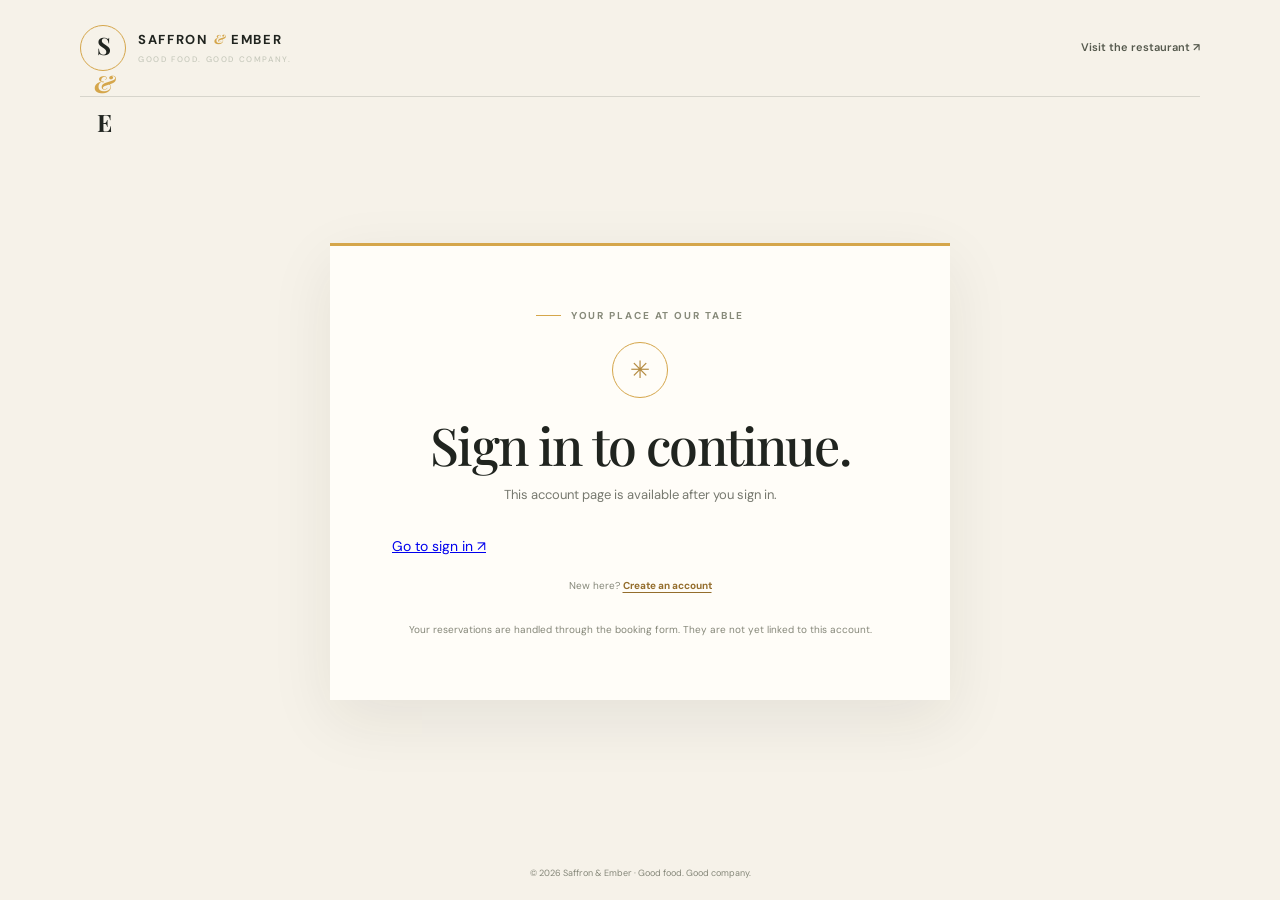
<file: account.html>
<!DOCTYPE html>
<html lang="en">
<head>
  <meta charset="UTF-8" />
  <meta name="viewport" content="width=device-width, initial-scale=1.0" />
  <meta name="description" content="Your Saffron & Ember account." />
  <meta name="theme-color" content="#343b2c" />
  <title>My account | Saffron & Ember</title>
  <link rel="preconnect" href="https://fonts.googleapis.com" />
  <link rel="preconnect" href="https://fonts.gstatic.com" crossorigin />
  <link href="https://fonts.googleapis.com/css2?family=DM+Sans:wght@400;500;600;700&family=Playfair+Display:wght@500;600;700&display=swap" rel="stylesheet" />
  <link rel="stylesheet" href="auth.css" />
  <script src="auth-client.js" defer></script>
  <script src="account.js" defer></script>
</head>
<body class="account-page">
  <header class="account-header">
    <a class="brand" href="index.html" aria-label="Saffron and Ember home">
      <span class="brand-mark">S<span>&amp;</span>E</span>
      <span class="brand-name">SAFFRON <i>&amp;</i> EMBER<small>GOOD FOOD. GOOD COMPANY.</small></span>
    </a>
    <a class="account-home-link" href="index.html">Visit the restaurant ↗</a>
  </header>

  <main class="account-main">
    <section class="account-card" aria-labelledby="accountTitle">
      <p class="eyebrow"><span></span> YOUR PLACE AT OUR TABLE</p>
      <div class="account-mark" aria-hidden="true">✳</div>
      <div id="accountLoading" class="account-status" role="status" aria-live="polite">Checking your sign-in…</div>

      <div id="accountContent" hidden>
        <h1 id="accountTitle">Welcome back.</h1>
        <p class="account-intro">Your Saffron &amp; Ember account is ready.</p>
        <div class="account-detail">
          <span class="detail-label">SIGNED IN AS</span>
          <strong id="accountEmail"></strong>
        </div>
        <div class="account-actions">
          <a class="button button-dark" href="index.html#booking">Book a table <span>↗</span></a>
          <button class="button account-signout" id="accountSignOut" type="button">Sign out</button>
        </div>
      </div>

      <div id="accountSignedOut" hidden>
        <h1 id="accountTitleSignedOut">Sign in to continue.</h1>
        <p class="account-intro">This account page is available after you sign in.</p>
        <a class="button button-dark" href="login.html">Go to sign in <span>↗</span></a>
        <p class="auth-switch account-create">New here? <a href="signup.html">Create an account</a></p>
      </div>
      <p class="account-footnote">Your reservations are handled through the booking form. They are not yet linked to this account.</p>
    </section>
  </main>
  <footer class="account-footer">© <span id="year"></span> Saffron &amp; Ember · Good food. Good company.</footer>
</body>
</html>
</file>
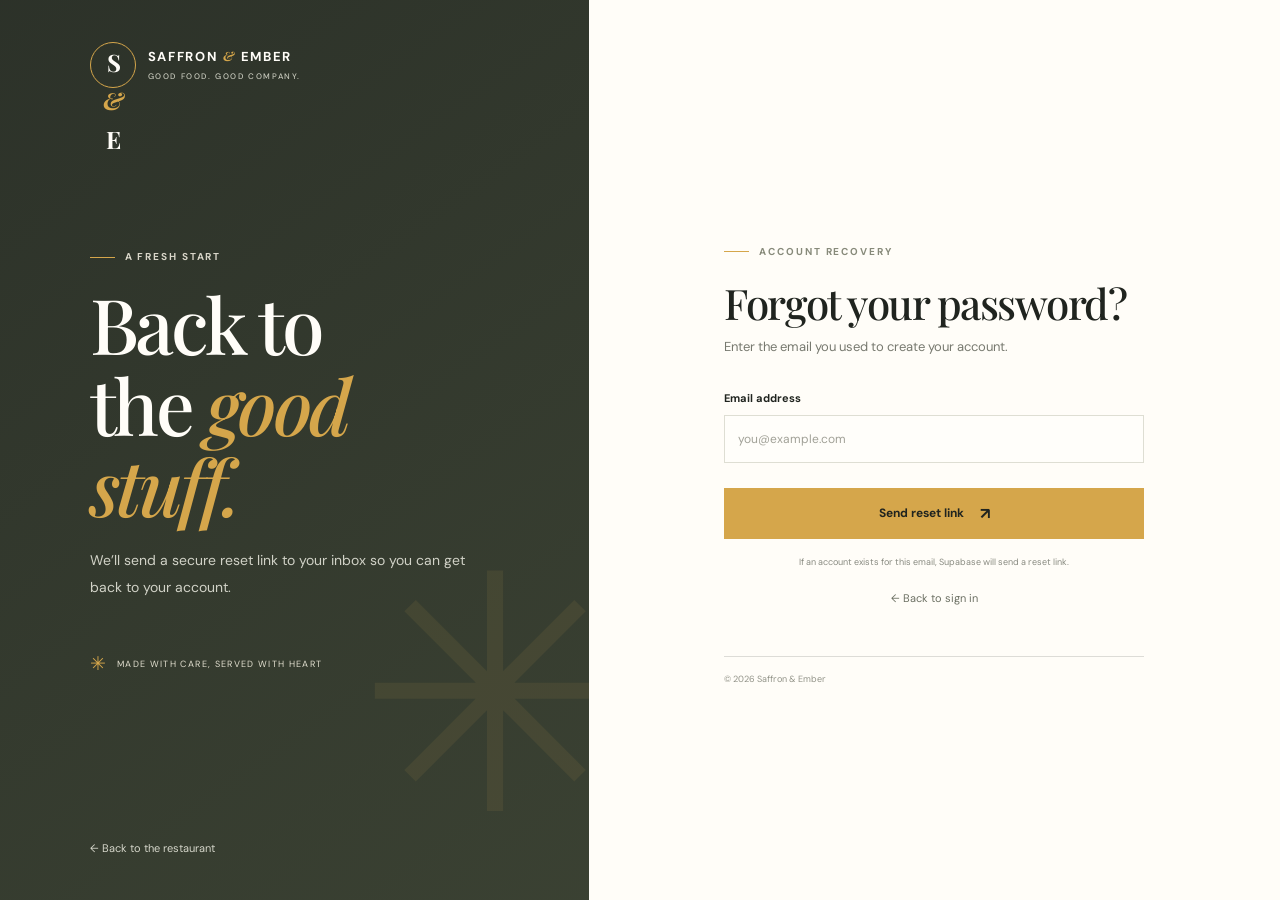
<file: forgot-password.html>
<!DOCTYPE html>
<html lang="en">
<head>
  <meta charset="UTF-8" />
  <meta name="viewport" content="width=device-width, initial-scale=1.0" />
  <meta name="description" content="Request a password reset for your Saffron & Ember account." />
  <meta name="theme-color" content="#343b2c" />
  <title>Reset your password | Saffron & Ember</title>
  <link rel="preconnect" href="https://fonts.googleapis.com" />
  <link rel="preconnect" href="https://fonts.gstatic.com" crossorigin />
  <link href="https://fonts.googleapis.com/css2?family=DM+Sans:wght@400;500;600;700&family=Playfair+Display:wght@500;600;700&display=swap" rel="stylesheet" />
  <link rel="stylesheet" href="auth.css" />
  <script src="auth-client.js" defer></script>
  <script src="forgot-password.js" defer></script>
</head>
<body>
  <main class="auth-shell">
    <aside class="auth-story" aria-label="Saffron and Ember welcome">
      <a class="brand" href="index.html" aria-label="Saffron and Ember home">
        <span class="brand-mark">S<span>&amp;</span>E</span>
        <span class="brand-name">SAFFRON <i>&amp;</i> EMBER<small>GOOD FOOD. GOOD COMPANY.</small></span>
      </a>
      <div class="story-content">
        <p class="eyebrow"><span></span> A FRESH START</p>
        <h1>Back to<br>the <em>good stuff.</em></h1>
        <p>We’ll send a secure reset link to your inbox so you can get back to your account.</p>
        <div class="story-note"><span>✳</span> MADE WITH CARE, SERVED WITH HEART</div>
      </div>
      <a class="back-home" href="index.html">← Back to the restaurant</a>
    </aside>

    <section class="auth-panel" aria-labelledby="resetRequestTitle">
      <div class="mobile-brand"><span class="brand-mark">S<span>&amp;</span>E</span><span class="brand-name">SAFFRON <i>&amp;</i> EMBER<small>GOOD FOOD. GOOD COMPANY.</small></span></div>
      <div class="auth-card">
        <p class="eyebrow"><span></span> ACCOUNT RECOVERY</p>
        <h2 id="resetRequestTitle">Forgot your password?</h2>
        <p class="intro">Enter the email you used to create your account.</p>

        <form id="recoveryForm" novalidate>
          <label for="email">Email address</label>
          <input id="email" name="email" type="email" autocomplete="email" placeholder="you@example.com" required maxlength="254" />
          <p class="field-error" id="emailError"></p>
          <div class="form-alert" id="formAlert" role="status" aria-live="polite" hidden></div>
          <button class="submit-button" id="submitButton" type="submit"><span class="button-label">Send reset link</span><span class="button-arrow" aria-hidden="true">↗</span></button>
        </form>

        <p class="legal-note">If an account exists for this email, Supabase will send a reset link.</p>
        <a class="back-link" href="login.html">← Back to sign in</a>
      </div>
      <footer class="auth-footer">© <span id="year"></span> Saffron &amp; Ember</footer>
    </section>
  </main>
</body>
</html>
</file>
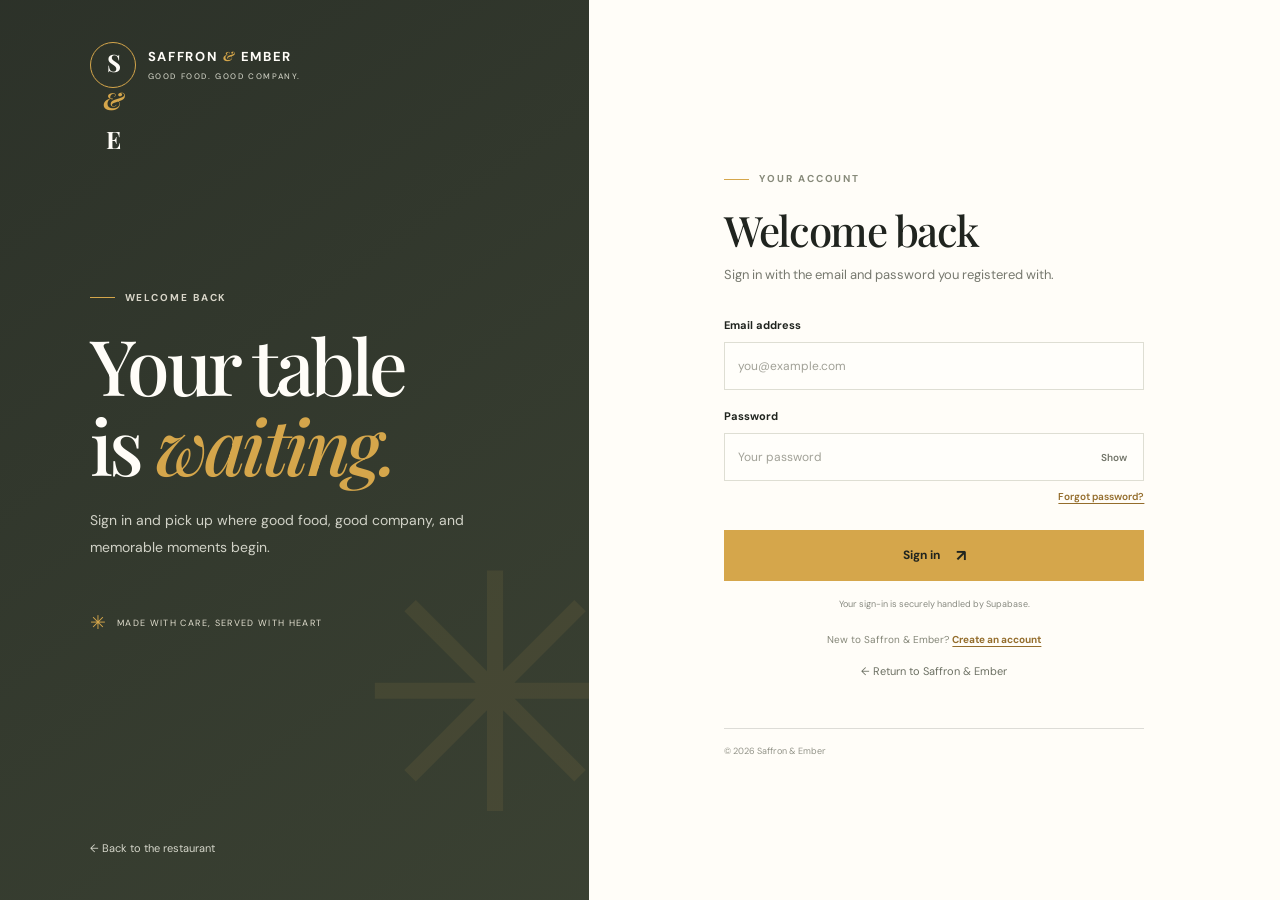
<file: login.html>
<!DOCTYPE html>
<html lang="en">
<head>
  <meta charset="UTF-8" />
  <meta name="viewport" content="width=device-width, initial-scale=1.0" />
  <meta name="description" content="Sign in to your Saffron & Ember account." />
  <meta name="theme-color" content="#343b2c" />
  <title>Sign in | Saffron & Ember</title>
  <link rel="preconnect" href="https://fonts.googleapis.com" />
  <link rel="preconnect" href="https://fonts.gstatic.com" crossorigin />
  <link href="https://fonts.googleapis.com/css2?family=DM+Sans:wght@400;500;600;700&family=Playfair+Display:wght@500;600;700&display=swap" rel="stylesheet" />
  <link rel="stylesheet" href="auth.css" />
  <script src="auth-client.js" defer></script>
  <script src="login.js" defer></script>
</head>
<body>
  <main class="auth-shell">
    <aside class="auth-story" aria-label="Saffron and Ember welcome">
      <a class="brand" href="index.html" aria-label="Saffron and Ember home">
        <span class="brand-mark">S<span>&amp;</span>E</span>
        <span class="brand-name">SAFFRON <i>&amp;</i> EMBER<small>GOOD FOOD. GOOD COMPANY.</small></span>
      </a>
      <div class="story-content">
        <p class="eyebrow"><span></span> WELCOME BACK</p>
        <h1>Your table<br>is <em>waiting.</em></h1>
        <p>Sign in and pick up where good food, good company, and memorable moments begin.</p>
        <div class="story-note"><span>✳</span> MADE WITH CARE, SERVED WITH HEART</div>
      </div>
      <a class="back-home" href="index.html">← Back to the restaurant</a>
    </aside>

    <section class="auth-panel" aria-labelledby="loginTitle">
      <div class="mobile-brand"><span class="brand-mark">S<span>&amp;</span>E</span><span class="brand-name">SAFFRON <i>&amp;</i> EMBER<small>GOOD FOOD. GOOD COMPANY.</small></span></div>
      <div class="auth-card">
        <p class="eyebrow"><span></span> YOUR ACCOUNT</p>
        <h2 id="loginTitle">Welcome back</h2>
        <p class="intro">Sign in with the email and password you registered with.</p>

        <form id="loginForm" novalidate>
          <label for="email">Email address</label>
          <input id="email" name="email" type="email" autocomplete="email" placeholder="you@example.com" required maxlength="254" />
          <p class="field-error" id="emailError"></p>

          <label for="password">Password</label>
          <div class="password-wrap">
            <input id="password" name="password" type="password" autocomplete="current-password" placeholder="Your password" required />
            <button class="reveal-button" id="togglePassword" type="button" aria-label="Show password" aria-pressed="false">Show</button>
          </div>
          <p class="field-error" id="passwordError"></p>
          <a class="forgot-link" href="forgot-password.html">Forgot password?</a>

          <div class="form-alert" id="formAlert" role="status" aria-live="polite" hidden></div>
          <button class="submit-button" id="submitButton" type="submit"><span class="button-label">Sign in</span><span class="button-arrow" aria-hidden="true">↗</span></button>
        </form>

        <p class="legal-note">Your sign-in is securely handled by Supabase.</p>
        <p class="auth-switch">New to Saffron &amp; Ember? <a href="signup.html">Create an account</a></p>
        <a class="back-link" href="index.html">← Return to Saffron &amp; Ember</a>
      </div>
      <footer class="auth-footer">© <span id="year"></span> Saffron &amp; Ember</footer>
    </section>
  </main>
</body>
</html>
</file>
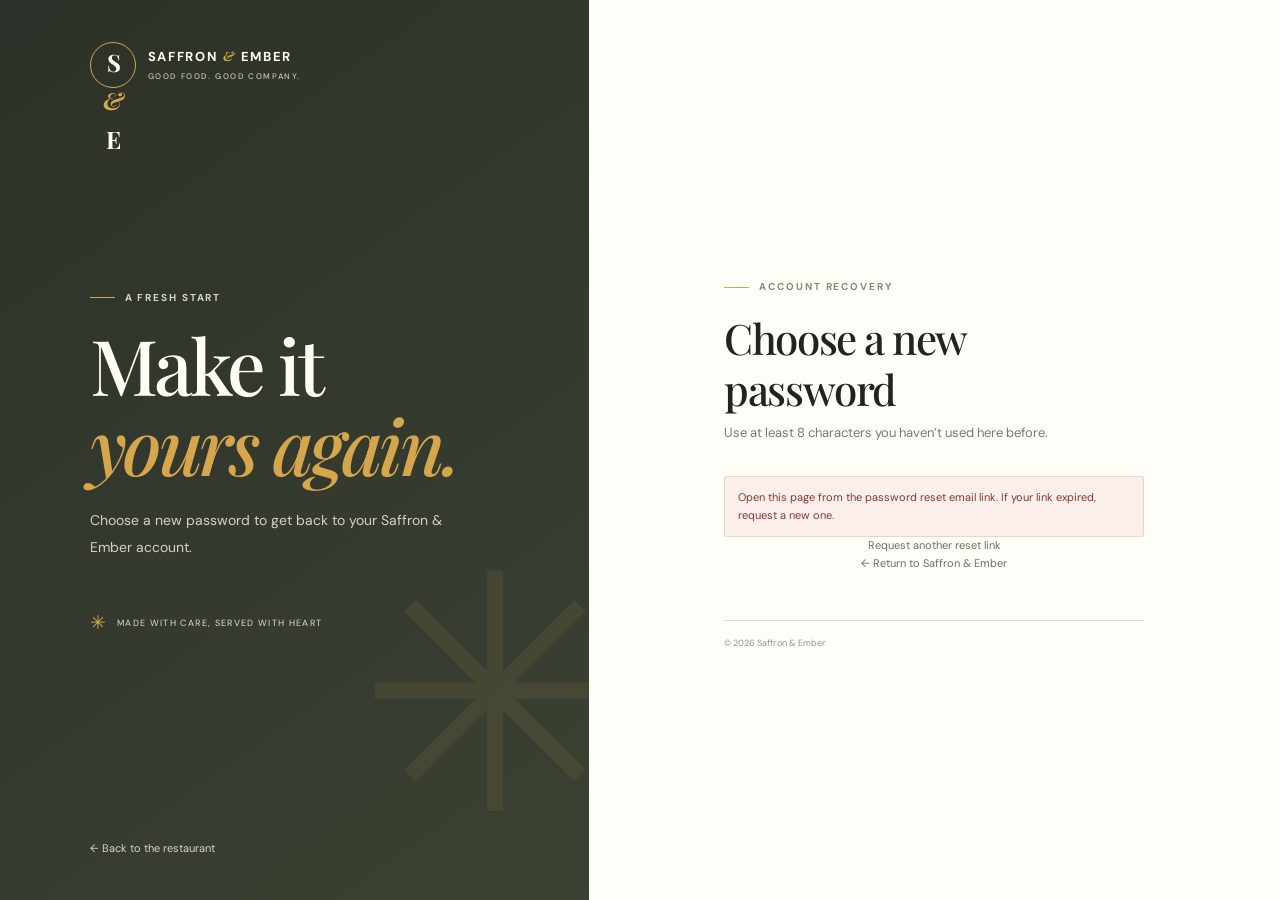
<file: reset-password.html>
<!DOCTYPE html>
<html lang="en">
<head>
  <meta charset="UTF-8" />
  <meta name="viewport" content="width=device-width, initial-scale=1.0" />
  <meta name="description" content="Choose a new password for your Saffron & Ember account." />
  <meta name="theme-color" content="#343b2c" />
  <title>Choose a new password | Saffron & Ember</title>
  <link rel="preconnect" href="https://fonts.googleapis.com" />
  <link rel="preconnect" href="https://fonts.gstatic.com" crossorigin />
  <link href="https://fonts.googleapis.com/css2?family=DM+Sans:wght@400;500;600;700&family=Playfair+Display:wght@500;600;700&display=swap" rel="stylesheet" />
  <link rel="stylesheet" href="auth.css" />
  <script src="auth-client.js" defer></script>
  <script src="reset-password.js" defer></script>
</head>
<body>
  <main class="auth-shell">
    <aside class="auth-story" aria-label="Saffron and Ember welcome">
      <a class="brand" href="index.html" aria-label="Saffron and Ember home">
        <span class="brand-mark">S<span>&amp;</span>E</span>
        <span class="brand-name">SAFFRON <i>&amp;</i> EMBER<small>GOOD FOOD. GOOD COMPANY.</small></span>
      </a>
      <div class="story-content">
        <p class="eyebrow"><span></span> A FRESH START</p>
        <h1>Make it<br><em>yours again.</em></h1>
        <p>Choose a new password to get back to your Saffron &amp; Ember account.</p>
        <div class="story-note"><span>✳</span> MADE WITH CARE, SERVED WITH HEART</div>
      </div>
      <a class="back-home" href="index.html">← Back to the restaurant</a>
    </aside>

    <section class="auth-panel" aria-labelledby="resetTitle">
      <div class="mobile-brand"><span class="brand-mark">S<span>&amp;</span>E</span><span class="brand-name">SAFFRON <i>&amp;</i> EMBER<small>GOOD FOOD. GOOD COMPANY.</small></span></div>
      <div class="auth-card">
        <p class="eyebrow"><span></span> ACCOUNT RECOVERY</p>
        <h2 id="resetTitle">Choose a new password</h2>
        <p class="intro">Use at least 8 characters you haven’t used here before.</p>

        <form id="resetForm" novalidate hidden>
          <label for="password">New password</label>
          <div class="password-wrap">
            <input id="password" name="password" type="password" autocomplete="new-password" placeholder="At least 8 characters" required minlength="8" />
            <button class="reveal-button" id="togglePassword" type="button" aria-label="Show password" aria-pressed="false">Show</button>
          </div>
          <p class="hint">Use at least 8 characters.</p>

          <label for="confirmPassword">Confirm new password</label>
          <input id="confirmPassword" name="confirmPassword" type="password" autocomplete="new-password" placeholder="Enter it again" required minlength="8" />
          <p class="field-error" id="passwordError"></p>

          <div class="form-alert" id="formAlert" role="status" aria-live="polite" hidden></div>
          <button class="submit-button" id="submitButton" type="submit"><span class="button-label">Update password</span><span class="button-arrow" aria-hidden="true">↗</span></button>
        </form>
        <div class="form-alert error" id="linkError" role="status" aria-live="polite" hidden></div>
        <div class="form-alert success" id="resetSuccess" role="status" aria-live="polite" hidden></div>
        <a class="back-link recovery-link" id="recoveryLink" href="forgot-password.html" hidden>Request another reset link</a>
        <a class="back-link signin-link" id="signinLink" href="login.html" hidden>← Back to sign in</a>
        <a class="back-link home-link" href="index.html">← Return to Saffron &amp; Ember</a>
      </div>
      <footer class="auth-footer">© <span id="year"></span> Saffron &amp; Ember</footer>
    </section>
  </main>
</body>
</html>
</file>
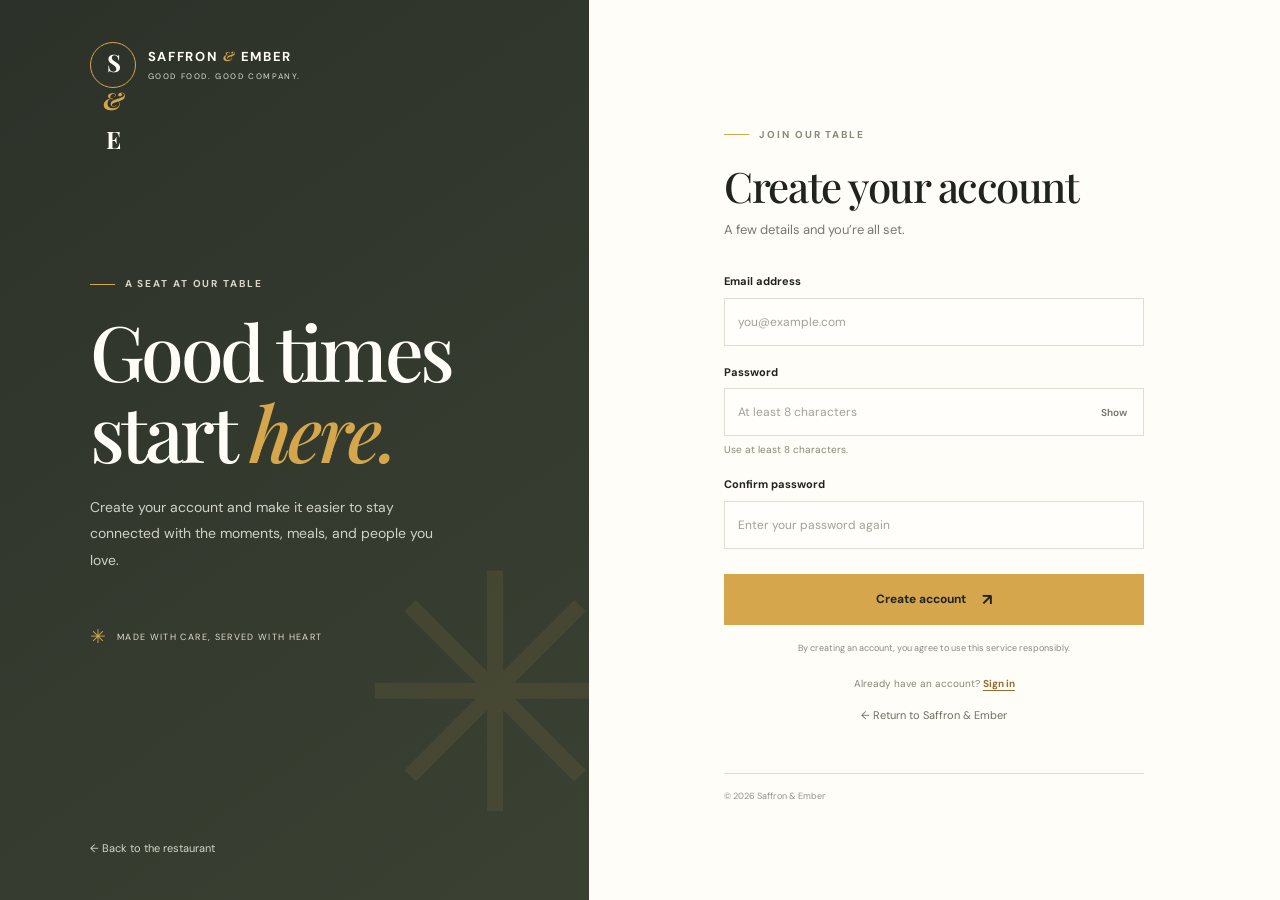
<file: signup.html>
<!DOCTYPE html>
<html lang="en">
<head>
  <meta charset="UTF-8" />
  <meta name="viewport" content="width=device-width, initial-scale=1.0" />
  <meta name="description" content="Create your Saffron & Ember account." />
  <meta name="theme-color" content="#343b2c" />
  <title>Create an account | Saffron & Ember</title>
  <link rel="preconnect" href="https://fonts.googleapis.com" />
  <link rel="preconnect" href="https://fonts.gstatic.com" crossorigin />
  <link href="https://fonts.googleapis.com/css2?family=DM+Sans:wght@400;500;600;700&family=Playfair+Display:wght@500;600;700&display=swap" rel="stylesheet" />
  <link rel="stylesheet" href="auth.css" />
  <script src="auth-client.js" defer></script>
  <script src="auth.js" defer></script>
</head>
<body>
  <main class="auth-shell">
    <aside class="auth-story" aria-label="Saffron and Ember welcome">
      <a class="brand" href="index.html" aria-label="Saffron and Ember home">
        <span class="brand-mark">S<span>&amp;</span>E</span>
        <span class="brand-name">SAFFRON <i>&amp;</i> EMBER<small>GOOD FOOD. GOOD COMPANY.</small></span>
      </a>
      <div class="story-content">
        <p class="eyebrow"><span></span> A SEAT AT OUR TABLE</p>
        <h1>Good times<br>start <em>here.</em></h1>
        <p>Create your account and make it easier to stay connected with the moments, meals, and people you love.</p>
        <div class="story-note"><span>✳</span> MADE WITH CARE, SERVED WITH HEART</div>
      </div>
      <a class="back-home" href="index.html">← Back to the restaurant</a>
    </aside>

    <section class="auth-panel" aria-labelledby="signupTitle">
      <div class="mobile-brand"><span class="brand-mark">S<span>&amp;</span>E</span><span class="brand-name">SAFFRON <i>&amp;</i> EMBER<small>GOOD FOOD. GOOD COMPANY.</small></span></div>
      <div class="auth-card">
        <p class="eyebrow"><span></span> JOIN OUR TABLE</p>
        <h2 id="signupTitle">Create your account</h2>
        <p class="intro">A few details and you’re all set.</p>

        <form id="signupForm" novalidate>
          <label for="email">Email address</label>
          <input id="email" name="email" type="email" autocomplete="email" placeholder="you@example.com" required maxlength="254" />
          <p class="field-error" id="emailError"></p>

          <label for="password">Password</label>
          <div class="password-wrap">
            <input id="password" name="password" type="password" autocomplete="new-password" placeholder="At least 8 characters" required minlength="8" />
            <button class="reveal-button" id="togglePassword" type="button" aria-label="Show password" aria-pressed="false">Show</button>
          </div>
          <p class="hint">Use at least 8 characters.</p>

          <label for="confirmPassword">Confirm password</label>
          <input id="confirmPassword" name="confirmPassword" type="password" autocomplete="new-password" placeholder="Enter your password again" required minlength="8" />
          <p class="field-error" id="passwordError"></p>

          <div class="form-alert" id="formAlert" role="status" aria-live="polite" hidden></div>
          <button class="submit-button" id="submitButton" type="submit"><span class="button-label">Create account</span><span class="button-arrow" aria-hidden="true">↗</span></button>
        </form>

        <p class="legal-note">By creating an account, you agree to use this service responsibly.</p>
        <p class="auth-switch">Already have an account? <a href="login.html">Sign in</a></p>
        <a class="back-link" href="index.html">← Return to Saffron &amp; Ember</a>
      </div>
      <footer class="auth-footer">© <span id="year"></span> Saffron &amp; Ember</footer>
    </section>
  </main>
</body>
</html>
</file>
<file: auth.css>
:root{--auth-ink:#20241f;--auth-paper:#fffdf8;--auth-cream:#f6f2e9;--auth-gold:#d5a64b;--auth-olive:#343b2c;--auth-muted:#77796f;--auth-line:rgba(32,36,31,.15);--auth-serif:'Playfair Display',Georgia,serif;--auth-sans:'DM Sans',Arial,sans-serif}*{box-sizing:border-box}body{margin:0;background:var(--auth-paper);color:var(--auth-ink);font-family:var(--auth-sans);font-size:14px;line-height:1.6}.auth-shell{min-height:100vh;display:grid;grid-template-columns:minmax(340px,.92fr) 1.08fr}.auth-story{position:relative;display:flex;flex-direction:column;justify-content:space-between;padding:42px clamp(32px,7vw,100px);overflow:hidden;color:var(--auth-paper);background:linear-gradient(145deg,rgba(31,37,28,.94),rgba(52,59,44,.97)),url('https://images.unsplash.com/photo-1514933651103-005eec06c04b?auto=format&fit=crop&w=1500&q=85') center/cover}.auth-story:after{content:"✳";position:absolute;right:-45px;bottom:4%;color:rgba(213,166,75,.09);font-size:330px;line-height:1;pointer-events:none}.brand{display:flex;align-items:center;gap:12px;color:inherit;text-decoration:none;position:relative;z-index:1}.brand-mark{font-family:var(--auth-serif);font-size:24px;font-weight:700;letter-spacing:-2px;border:1px solid var(--auth-gold);width:46px;height:46px;border-radius:50%;display:grid;place-items:center}.brand-mark span{color:var(--auth-gold);font-style:italic}.brand-name{font-size:13px;font-weight:700;letter-spacing:.13em;line-height:1.3}.brand-name i{color:var(--auth-gold);font-family:var(--auth-serif)}.brand-name small{display:block;font-size:8px;font-weight:500;letter-spacing:.2em;margin-top:5px;color:#c7c9bc}.story-content{position:relative;z-index:1;max-width:450px;margin:40px 0}.eyebrow{display:flex;align-items:center;gap:10px;font-size:10px;font-weight:700;letter-spacing:.19em;color:#878a7a;margin:0 0 18px}.eyebrow span{width:25px;height:1px;background:var(--auth-gold)}.auth-story .eyebrow{color:#d9d6c9}.story-content h1{font-family:var(--auth-serif);font-weight:500;font-size:clamp(58px,6vw,82px);line-height:1.05;letter-spacing:-.045em;margin:0}.story-content h1 em{font-weight:500;color:var(--auth-gold)}.story-content>p:not(.eyebrow){max-width:375px;color:#d1d2c7;font-size:14px;line-height:1.9;margin:22px 0 0}.story-note{display:flex;align-items:center;gap:10px;margin-top:48px;font-size:9px;letter-spacing:.15em;color:#e1dece}.story-note span{color:var(--auth-gold);font-size:19px}.back-home{position:relative;z-index:1;color:#d5d6ca;text-decoration:none;font-size:11px}.back-home:hover,.back-link:hover{color:#a4772e}.auth-panel{min-height:100vh;display:flex;flex-direction:column;justify-content:center;align-items:center;padding:54px clamp(24px,7vw,110px) 24px}.auth-card{width:min(100%,420px)}.auth-card h2{font-family:var(--auth-serif);font-weight:500;letter-spacing:-.035em;font-size:clamp(32px,3.5vw,42px);line-height:1.2;margin:0}.intro{color:var(--auth-muted);margin:9px 0 32px;font-size:13px}.auth-card form>label{display:block;font-size:11px;font-weight:700;margin:18px 0 7px}.auth-card input{width:100%;height:48px;border:1px solid #deded3;background:#fffefa;padding:0 13px;font:12px var(--auth-sans);color:var(--auth-ink);outline:none;transition:border-color .2s,box-shadow .2s}.auth-card input::placeholder{color:#a1a197}.auth-card input:focus{border-color:#ae843c;box-shadow:0 0 0 3px rgba(213,166,75,.15)}.auth-card input[aria-invalid="true"]{border-color:#a34135}.password-wrap{position:relative}.password-wrap input{padding-right:72px}.reveal-button{position:absolute;right:10px;top:50%;transform:translateY(-50%);border:0;background:transparent;color:#717468;font:600 10px var(--auth-sans);cursor:pointer;padding:7px}.reveal-button:hover{color:#946d2c}.hint,.field-error{font-size:10px;margin:6px 0 0}.hint{color:#858779}.field-error{color:#a34135;min-height:0}.field-error:empty{display:none}.form-alert{font-size:11px;line-height:1.6;padding:12px 13px;margin:18px 0 0;border-radius:2px}.form-alert.error{color:#87372e;background:#fbefec;border:1px solid #efd4ce}.form-alert.success{color:#2f6d42;background:#eaf4e8;border:1px solid #d5e7d3}.submit-button{width:100%;height:51px;border:0;background:var(--auth-gold);color:#20241f;display:flex;align-items:center;justify-content:center;gap:16px;margin-top:25px;font:700 12px var(--auth-sans);cursor:pointer;transition:background .2s,transform .2s}.submit-button:hover:not(:disabled){background:#e2b65d;transform:translateY(-1px)}.submit-button:disabled{opacity:.65;cursor:wait}.button-arrow{font-size:16px}.legal-note{font-size:9px;color:#888a80;text-align:center;margin:16px 0 21px}.back-link{display:block;text-align:center;color:#6c7063;font-size:11px;text-decoration:none}.auth-footer{width:min(100%,420px);margin-top:48px;padding-top:15px;border-top:1px solid var(--auth-line);font-size:9px;color:#929388}.mobile-brand{display:none}[hidden]{display:none!important}@media(max-width:760px){.auth-shell{grid-template-columns:1fr}.auth-story{display:none}.auth-panel{min-height:100svh;padding:25px 24px 18px}.mobile-brand{display:flex;align-items:center;gap:10px;width:min(100%,420px);margin:0 auto 44px}.mobile-brand .brand-mark{width:40px;height:40px;font-size:21px}.mobile-brand .brand-name{font-size:11px}.auth-card{width:min(100%,420px)}.auth-footer{margin-top:42px}}@media(max-width:380px){.auth-panel{padding-left:18px;padding-right:18px}.mobile-brand{margin-bottom:34px}.auth-card h2{font-size:30px}}@media(prefers-reduced-motion:reduce){*,*::before,*::after{scroll-behavior:auto!important;transition:none!important}}
.auth-switch{text-align:center;font-size:10px;color:#858779;margin:0 0 15px}.auth-switch a{color:#946d2c;font-weight:700;text-decoration:underline;text-underline-offset:3px}.auth-switch a:hover{color:#694a18}
.forgot-link{display:block;text-align:right;margin-top:8px;font-size:10px;font-weight:600;color:#946d2c;text-decoration:underline;text-underline-offset:3px}.forgot-link:hover{color:#694a18}
.account-page{min-height:100vh;display:flex;flex-direction:column;background:#f6f2e9}.account-header{width:min(1120px,88%);margin:0 auto;padding:25px 0;display:flex;align-items:center;justify-content:space-between;border-bottom:1px solid rgba(32,36,31,.14)}.account-header .brand{color:#20241f;text-decoration:none}.account-home-link{font-size:11px;font-weight:600;color:#55594d;text-decoration:none}.account-home-link:hover{color:#946d2c}.account-main{flex:1;display:grid;place-items:center;padding:50px 20px}.account-card{position:relative;width:min(100%,620px);padding:clamp(30px,6vw,62px);background:#fffdf8;box-shadow:0 20px 60px rgba(32,36,31,.08);border-top:3px solid #d5a64b}.account-card>.eyebrow{justify-content:center}.account-mark{width:56px;height:56px;margin:0 auto 17px;border:1px solid #d5a64b;border-radius:50%;display:grid;place-items:center;color:#b48b40;font-size:24px}.account-status{text-align:center;color:#77796f;font-size:12px}.account-card h1{text-align:center;font:500 clamp(36px,6vw,52px)/1.15 "Playfair Display",Georgia,serif;letter-spacing:-.035em;margin:0}.account-intro{text-align:center;color:#77796f;font-size:13px;margin:10px 0 30px}.account-detail{padding:18px 20px;background:#f6f2e9;border:1px solid rgba(32,36,31,.12);display:flex;flex-direction:column;gap:5px;overflow-wrap:anywhere}.detail-label{font-size:9px;letter-spacing:.15em;color:#77796f}.account-detail strong{font-size:13px}.account-actions{display:flex;justify-content:center;gap:12px;margin-top:26px}.account-actions .button{margin:0}.account-signout{background:transparent;color:#343b2c;border:1px solid rgba(32,36,31,.3)}.account-signout:hover:not(:disabled){background:#f6f2e9}.account-footnote{text-align:center;color:#858779;font-size:10px;margin:28px 0 0}.account-create{margin:20px 0 0}.account-footer{text-align:center;padding:20px;font-size:9px;color:#858779}.account-card [hidden]{display:none!important}@media(max-width:520px){.account-header{width:90%;padding:18px 0}.account-header .brand{gap:8px}.account-header .brand-name{font-size:10px}.account-home-link{font-size:10px}.account-main{padding:30px 16px}.account-card{padding:30px 22px}.account-actions{flex-direction:column}.account-actions .button{width:100%}}
.account-actions .button{min-height:48px;padding:12px 18px;display:inline-flex;align-items:center;justify-content:center;font:700 11px var(--auth-sans);text-decoration:none;cursor:pointer}.account-actions .button-dark{background:var(--auth-olive);color:#fff;border:0}
</file>
